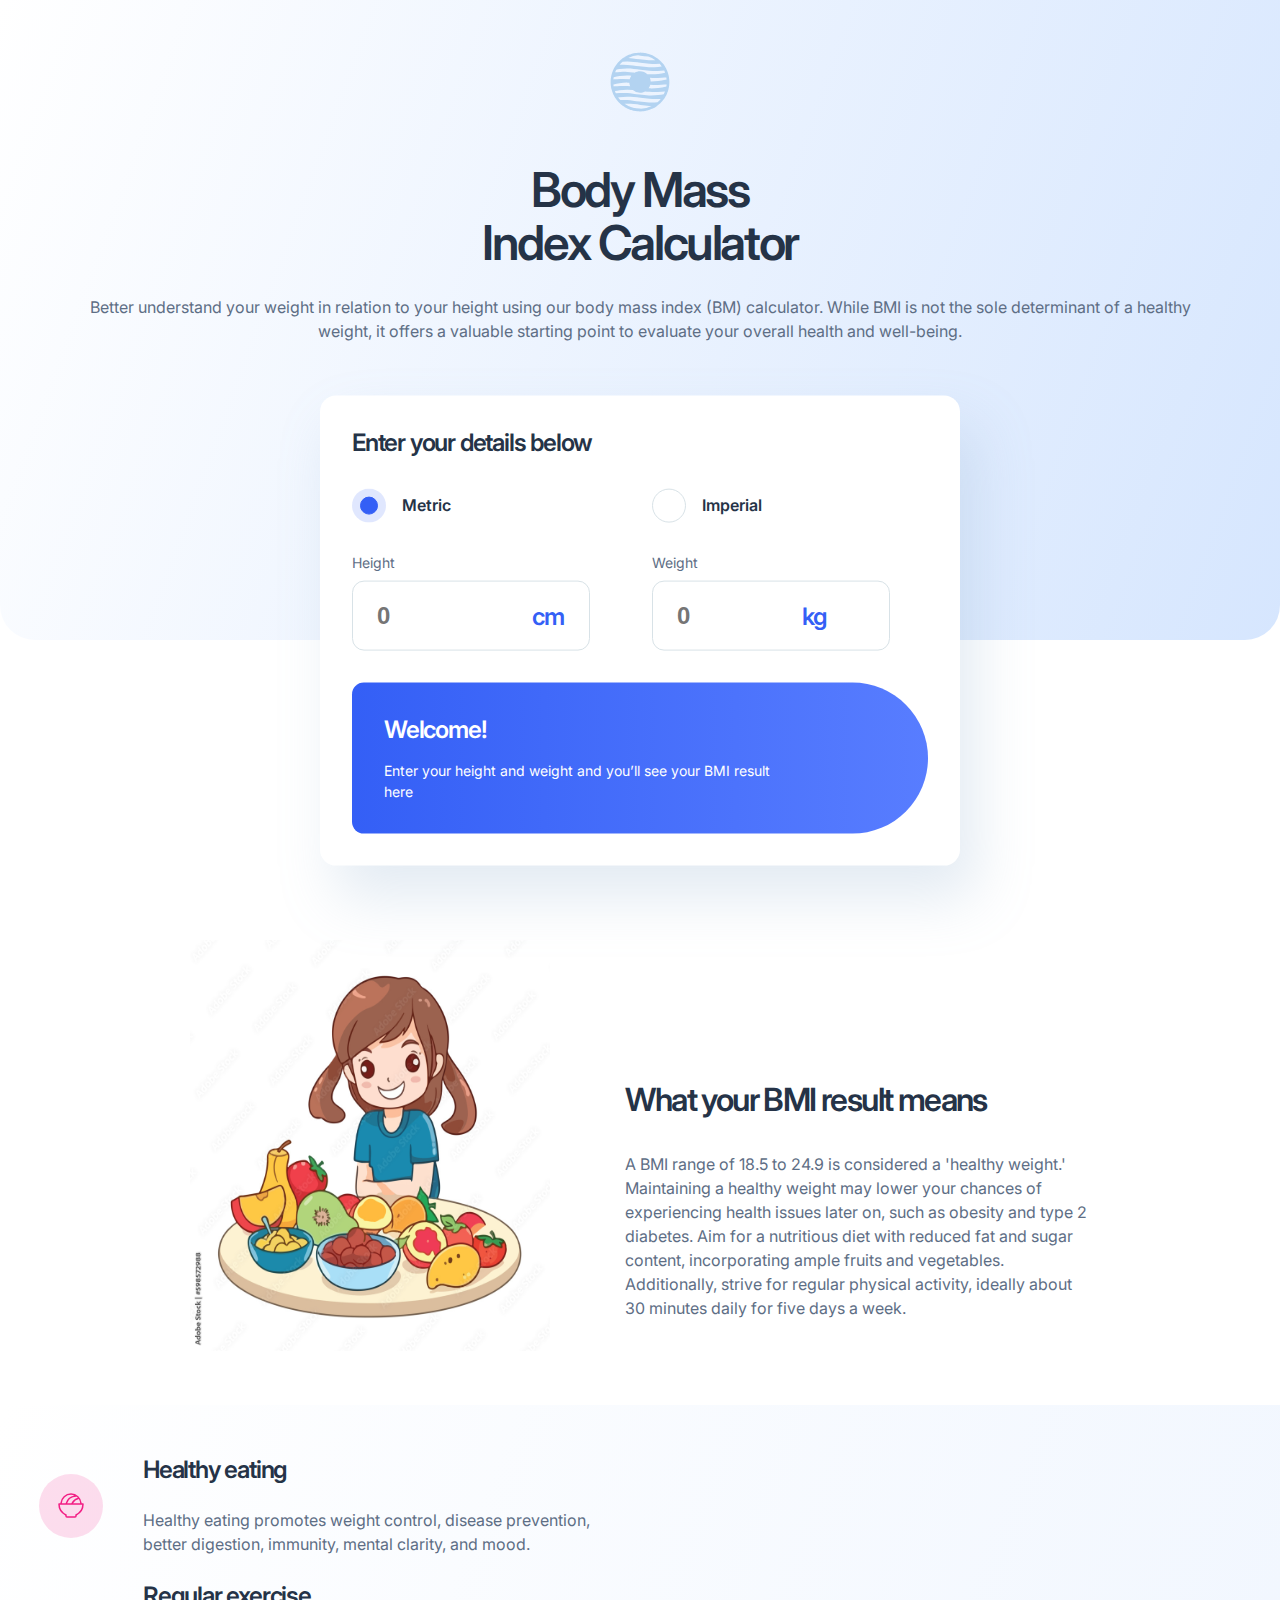
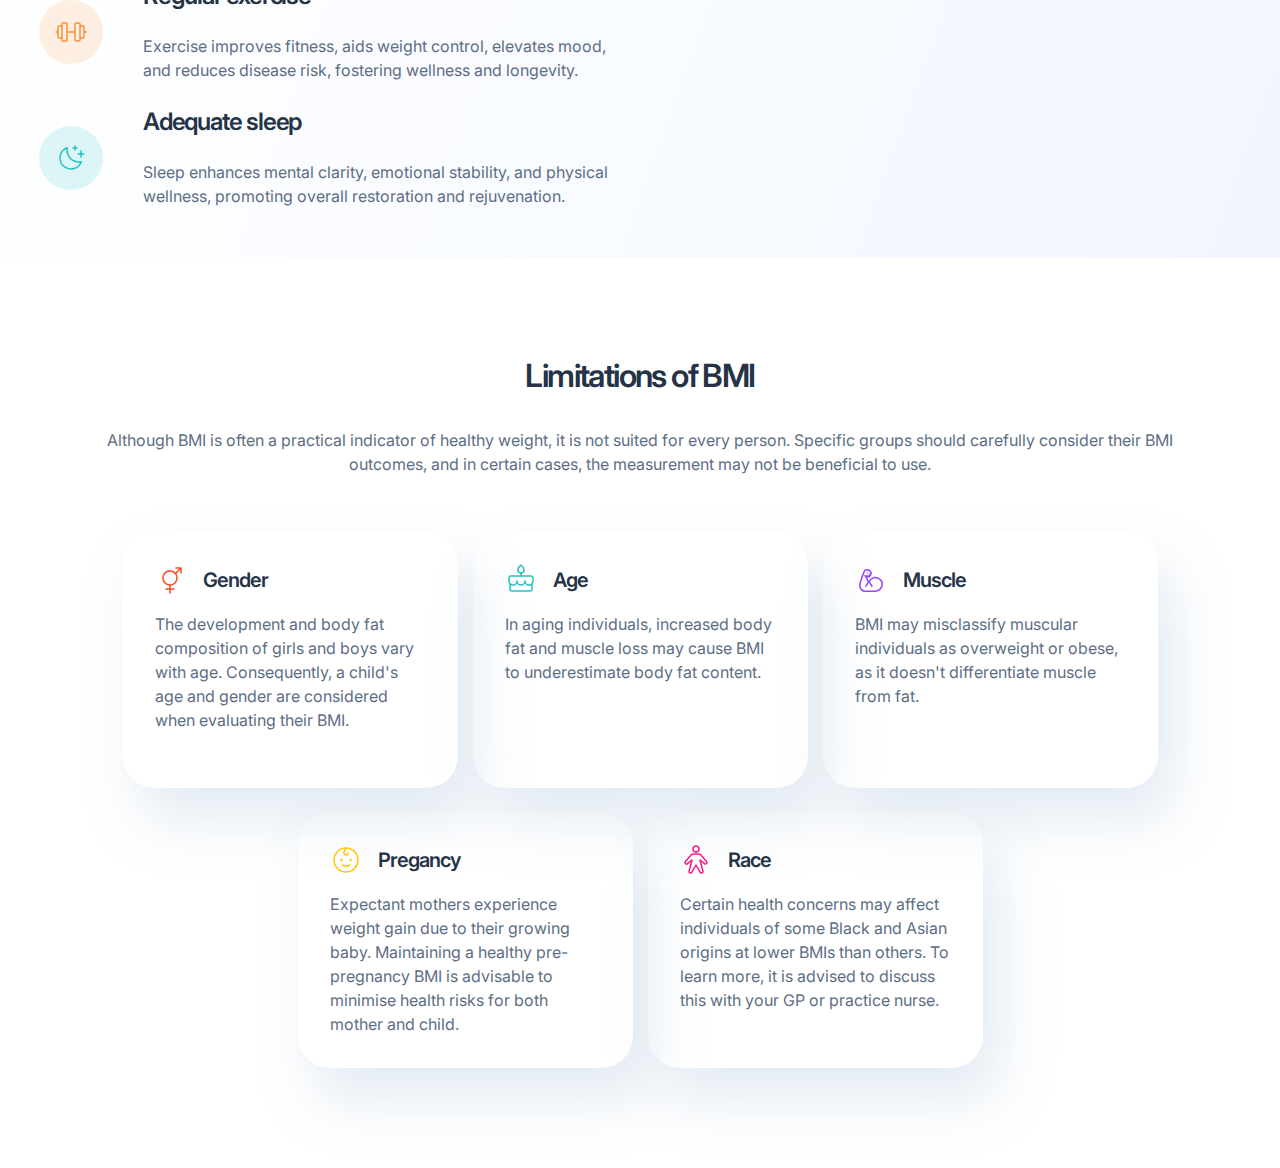
<file: BMI_Calculator-main/index.html>
<!DOCTYPE html>
<html lang="en">
  <head>
    <meta charset="UTF-8" />
    <meta name="viewport" content="width=device-width, initial-scale=1.0" />

    <link
      rel="icon"
      type="image/png"
      sizes="32x32"
      href="./images/favicon-32x32.png"
    />
    <link rel="stylesheet" href="style.css" />

    <title>BMI Calculator</title>
  </head>
  <body>
    <div class="wrapper">
      <div class="hero_wrap">
        <div class="hero_intro">
          <img src="./images/logo.svg" alt="" width="64" height="64" />
          <h1>Body Mass<br />Index Calculator</h1>
          <p>
            Better understand your weight in relation to your height using our
            body mass index (BM) calculator. While BMI is not the sole
            determinant of a healthy weight, it offers a valuable starting point
            to evaluate your overall health and well-being.
          </p>
        </div>
        <div class="bmi_calculator">
          <form action="calculator.js" method="post">
            <h3>Enter your details below</h3>
            <div class="choose_method">
              <div>
                <label for="metric" class="radio_wrap">
                  <input
                    type="radio"
                    name="method"
                    id="metric"
                    value="metric"
                    checked
                  />
                  Metric
                  <span></span>
                </label>
              </div>
              <div>
                <label for="imperial" class="radio_wrap">
                  <input
                    type="radio"
                    name="method"
                    id="imperial"
                    value="imperial"
                  />
                  Imperial
                  <span></span>
                </label>
              </div>
            </div>
            <div class="stats">
              <div>
                <label for="height">Height</label>
                <input
                  type="number"
                  name="height"
                  id="height"
                  placeholder="0"
                />
                <p class="cm">cm</p>
              </div>
              <div>
                <label for="weight">Weight</label>
                <input
                  type="number"
                  name="weight"
                  id="weight"
                  placeholder="0"
                />
                <p class="kg">kg</p>
              </div>
            </div>
            <div class="stats_imperial">
              <div>
                <label for="height_ft">Height</label>
                <input
                  type="number"
                  name="height_ft"
                  id="height_ft"
                  placeholder="0"
                />
                <p class="ft">ft</p>
              </div>
              <div>
                <input
                  type="number"
                  name="height_in"
                  id="height_in"
                  placeholder="0"
                />
                <p class="in">in</p>
              </div>
              <div>
                <label for="weight">Weight</label>
                <input
                  type="number"
                  name="weight_st"
                  id="weight_st"
                  placeholder="0"
                />
                <p class="st">st</p>
              </div>
              <div>
                <input
                  type="number"
                  name="weight_lbs"
                  id="weight_lbs"
                  placeholder="0"
                />
                <p class="lbs">lbs</p>
              </div>
            </div>
          </form>
          <div class="result_output">
            <div class="wrap_result">
              <p id="welcome">Welcome!</p>
              <p id="top_bmi">Your BMI is...</p>
              <p id="result"></p>
              <p id="welcome_more">
                Enter your height and weight and you’ll see your BMI result here
              </p>
            </div>
            <p id="ideal_bmi_info"></p>
          </div>
        </div>
      </div>
      <div class="means_wrap">
        <div class="img_wrap">
          <img
            src="images/1000_F_598572988_2ADKLfcQxQqIKTyMtAkrzNUAqyYShMds.jpg"
            alt="man"
            width="564"
            height="533"
          />
        </div>
        <div class="means_text">
          <img
            src="./images/pattern-curved-line-left.svg"
            alt=""
            class="pattern1"
          />
          <h1>What your BMI result means</h1>
          <p>
            A BMI range of 18.5 to 24.9 is considered a 'healthy weight.'
            Maintaining a healthy weight may lower your chances of experiencing
            health issues later on, such as obesity and type 2 diabetes. Aim for
            a nutritious diet with reduced fat and sugar content, incorporating
            ample fruits and vegetables. Additionally, strive for regular
            physical activity, ideally about 30 minutes daily for five days a
            week.
          </p>
        </div>
      </div>
      <div class="bmi_components_wrap">
        <div class="component">
          <img src="./images/icon-eating.svg" alt="" height="64" width="64" />
          <h3>Healthy eating</h3>
          <p>
            Healthy eating promotes weight control, disease prevention, better
            digestion, immunity, mental clarity, and mood.
          </p>
        </div>
        <div class="component">
          <img src="./images/icon-exercise.svg" alt="" height="64" width="64" />
          <h3>Regular exercise</h3>
          <p>
            Exercise improves fitness, aids weight control, elevates mood, and
            reduces disease risk, fostering wellness and longevity.
          </p>
        </div>
        <div class="component">
          <img src="./images/icon-sleep.svg" alt="" height="64" width="64" />
          <h3>Adequate sleep</h3>
          <p>
            Sleep enhances mental clarity, emotional stability, and physical
            wellness, promoting overall restoration and rejuvenation.
          </p>
        </div>
      </div>
      <div class="limitations_wrap">
        <div class="limotations_text">
          <h1>Limitations of BMI</h1>
          <p>
            Although BMI is often a practical indicator of healthy weight, it is
            not suited for every person. Specific groups should carefully
            consider their BMI outcomes, and in certain cases, the measurement
            may not be beneficial to use.
          </p>
          <img src="./images/pattern-curved-line-right.svg" alt="" />
        </div>
        <div class="blocks_limit">
          <div class="elements">
            <div class="important">
              <img src="./images/icon-gender.svg" alt="" />
              <h3>Gender</h3>
            </div>
            <p>
              The development and body fat composition of girls and boys vary
              with age. Consequently, a child's age and gender are considered
              when evaluating their BMI.
            </p>
          </div>
          <div class="elements">
            <div class="important">
              <img src="./images/icon-age.svg" alt="" />
              <h3>Age</h3>
            </div>
            <p>
              In aging individuals, increased body fat and muscle loss may cause
              BMI to underestimate body fat content.
            </p>
          </div>
          <div class="elements">
            <div class="important">
              <img src="./images/icon-muscle.svg" alt="" />
              <h3>Muscle</h3>
            </div>
            <p>
              BMI may misclassify muscular individuals as overweight or obese,
              as it doesn't differentiate muscle from fat.
            </p>
          </div>
          <div class="elements">
            <div class="important">
              <img src="./images/icon-pregnancy.svg" alt="" />
              <h3>Pregancy</h3>
            </div>
            <p>
              Expectant mothers experience weight gain due to their growing
              baby. Maintaining a healthy pre-pregnancy BMI is advisable to
              minimise health risks for both mother and child.
            </p>
          </div>
          <div class="elements">
            <div class="important">
              <img src="./images/icon-race.svg" alt="" />
              <h3>Race</h3>
            </div>
            <p>
              Certain health concerns may affect individuals of some Black and
              Asian origins at lower BMIs than others. To learn more, it is
              advised to discuss this with your GP or practice nurse.
            </p>
          </div>
        </div>
      </div>
    </div>
    <script src="calculator.js"></script>
  </body>
</html>
</file>
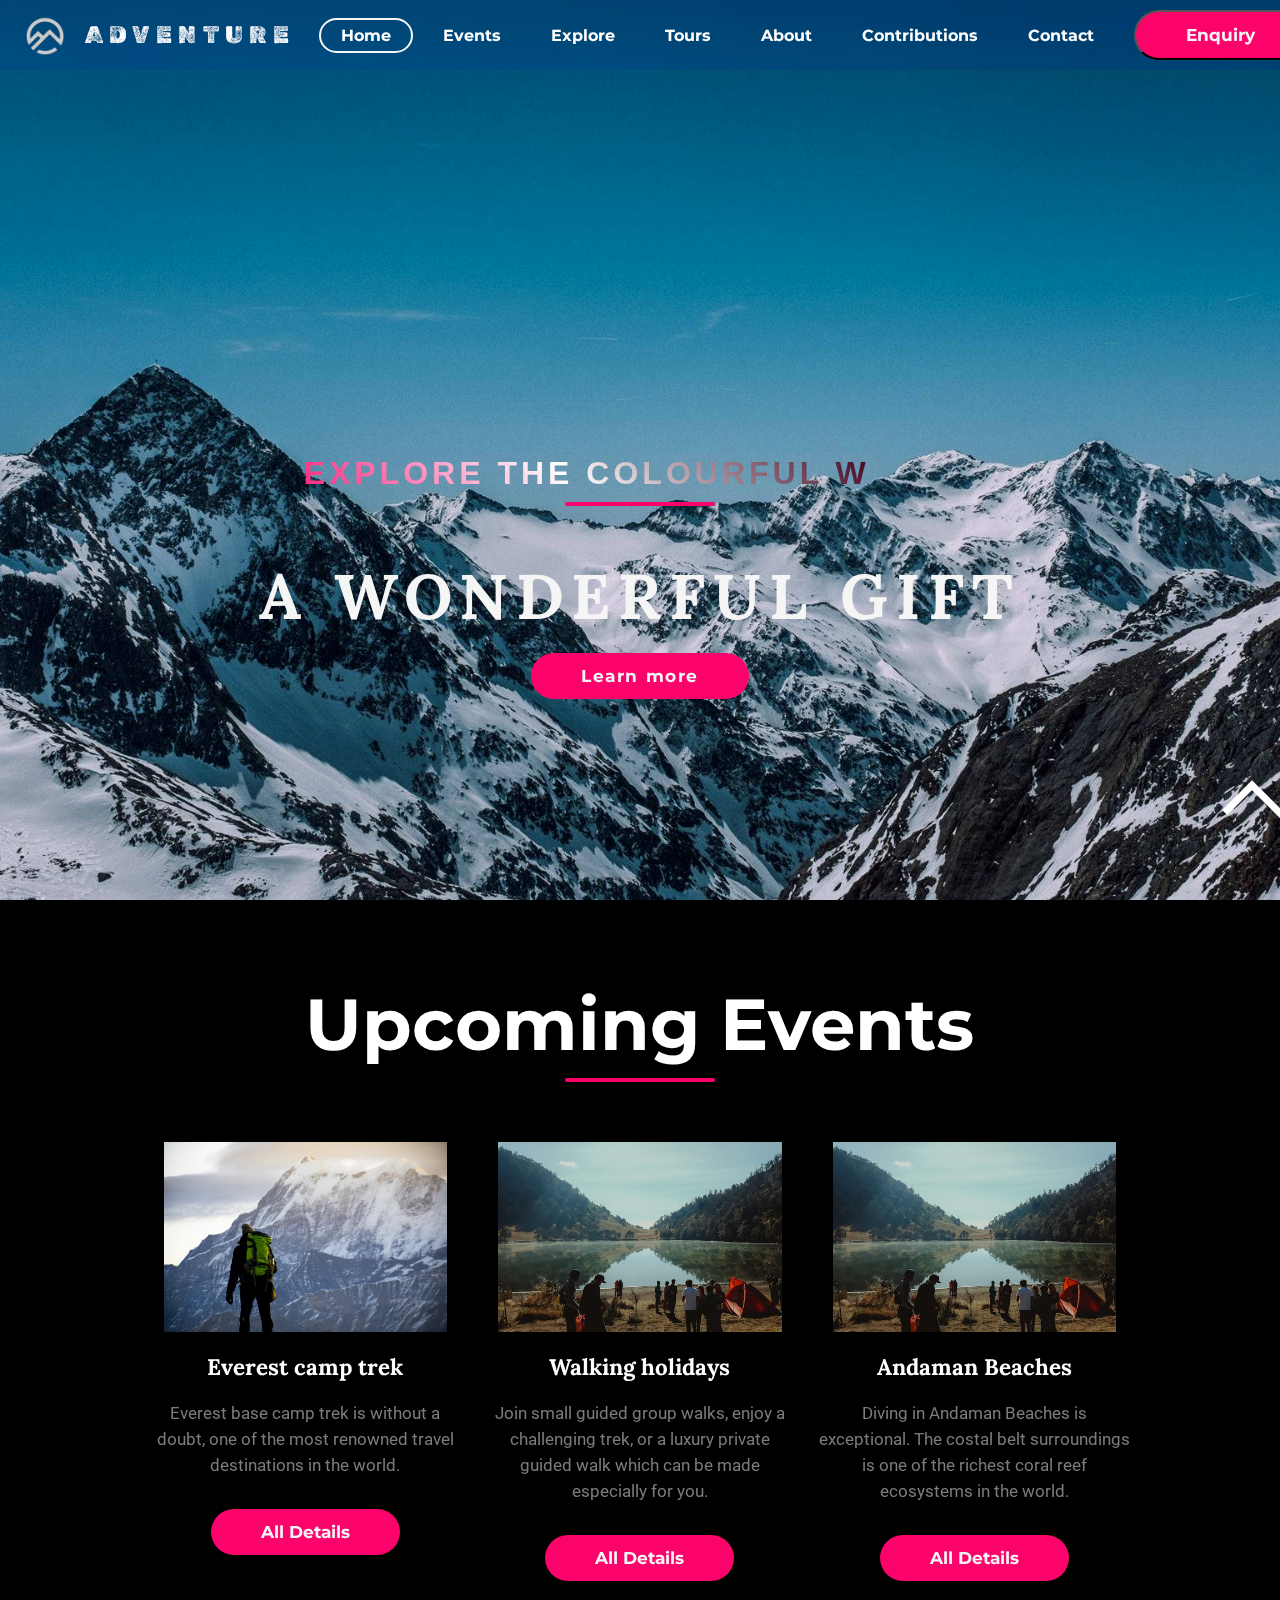
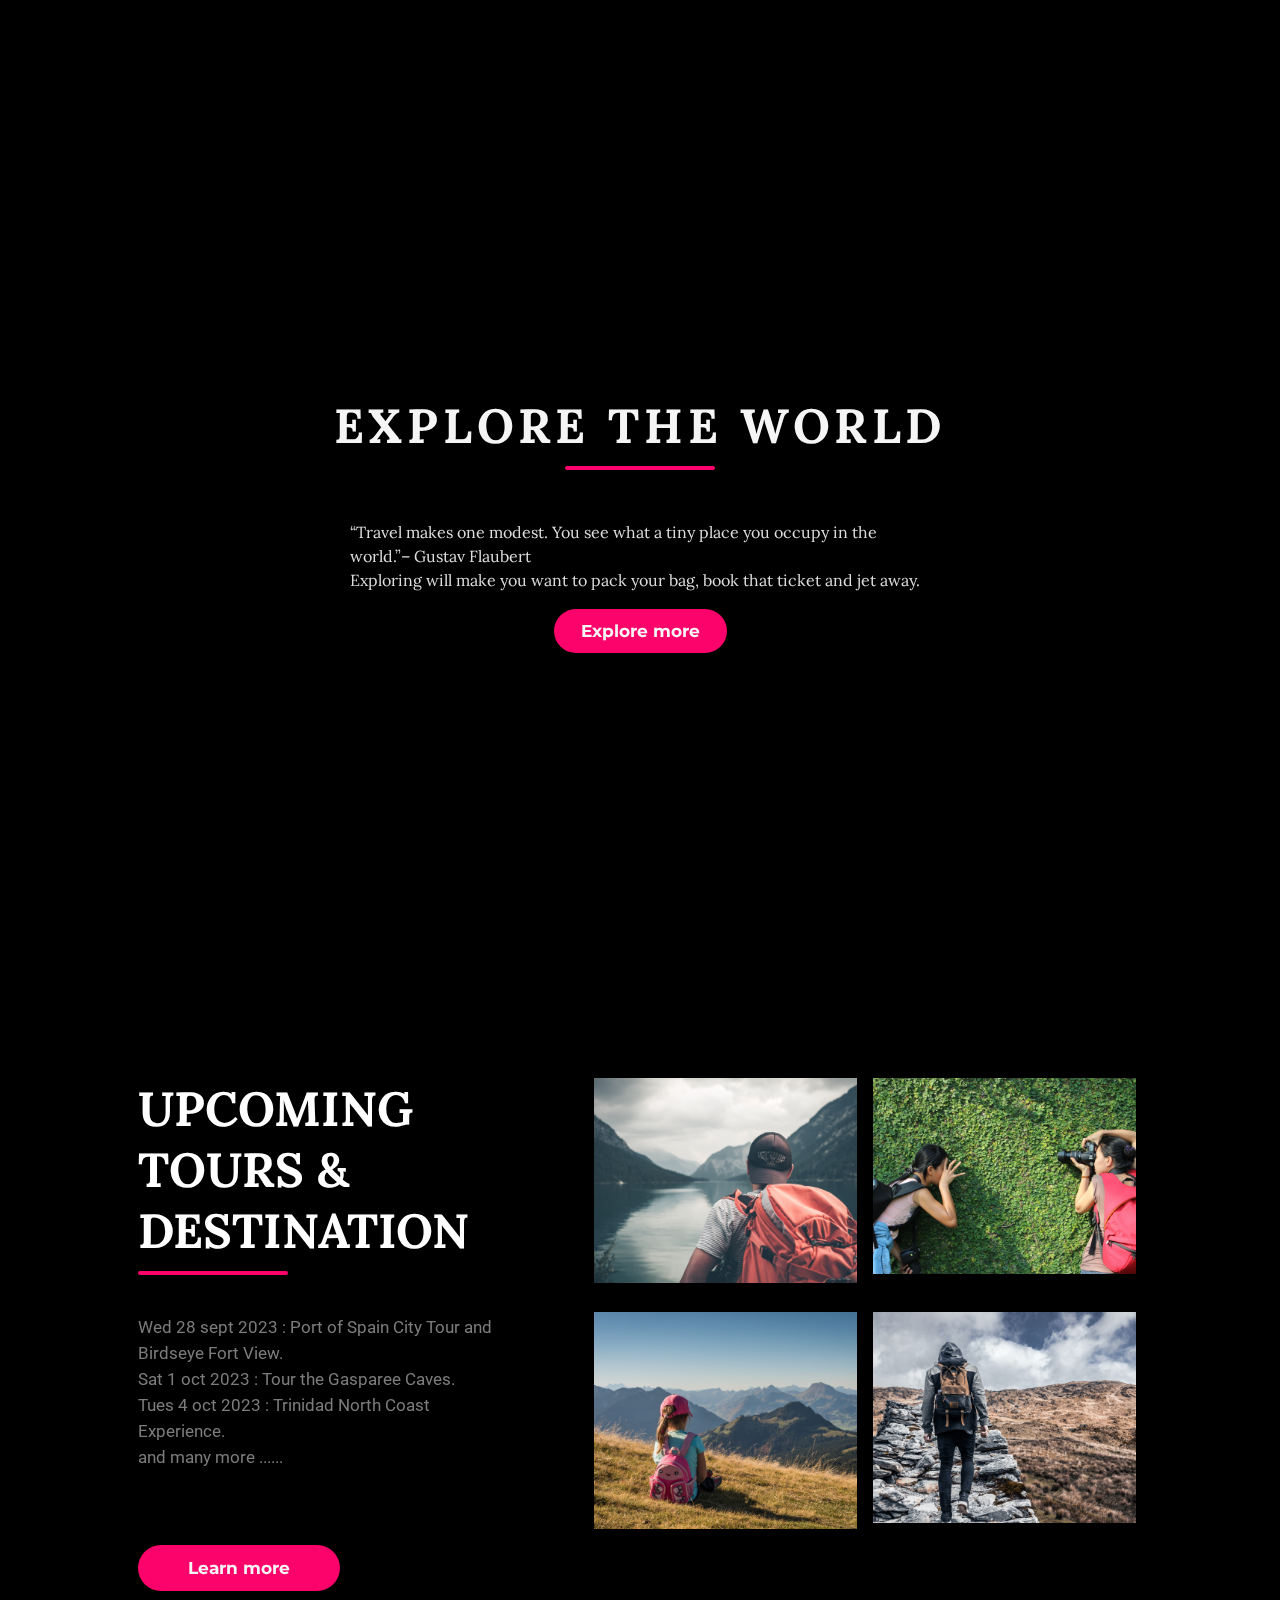
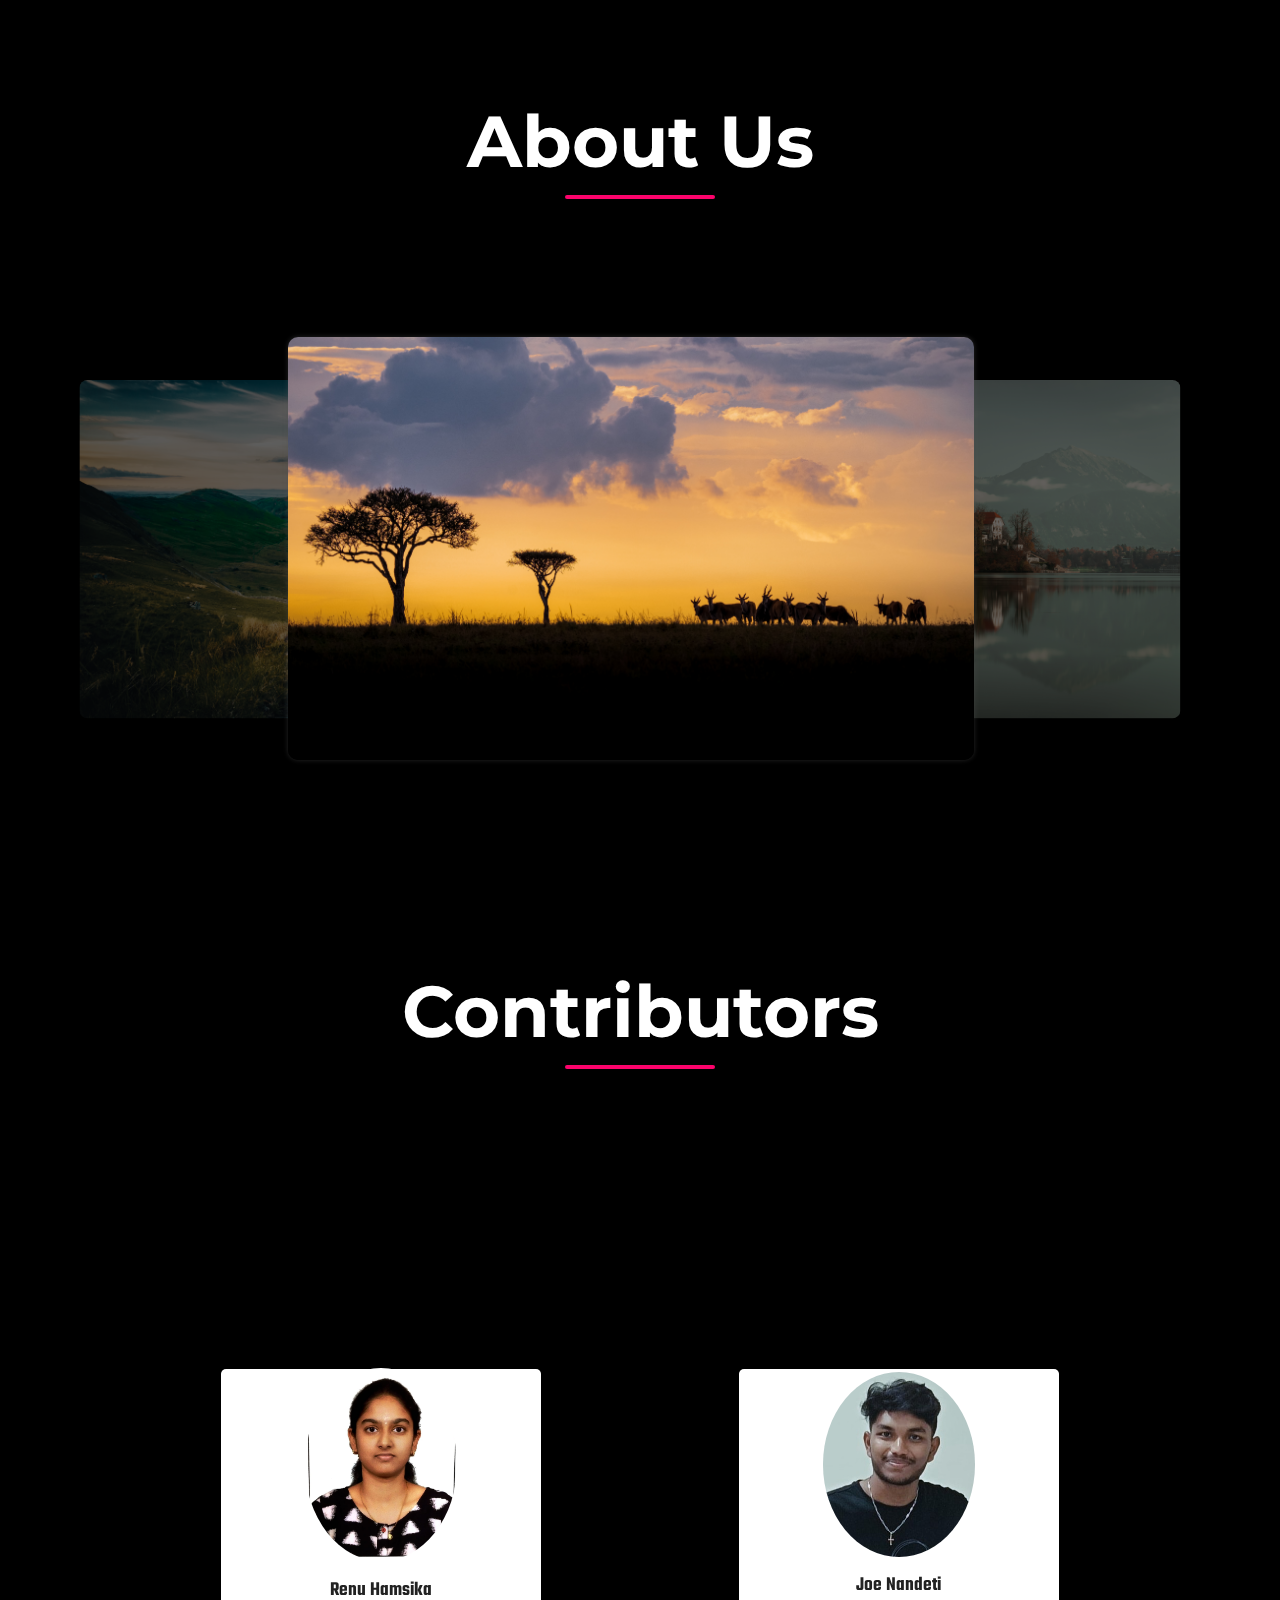
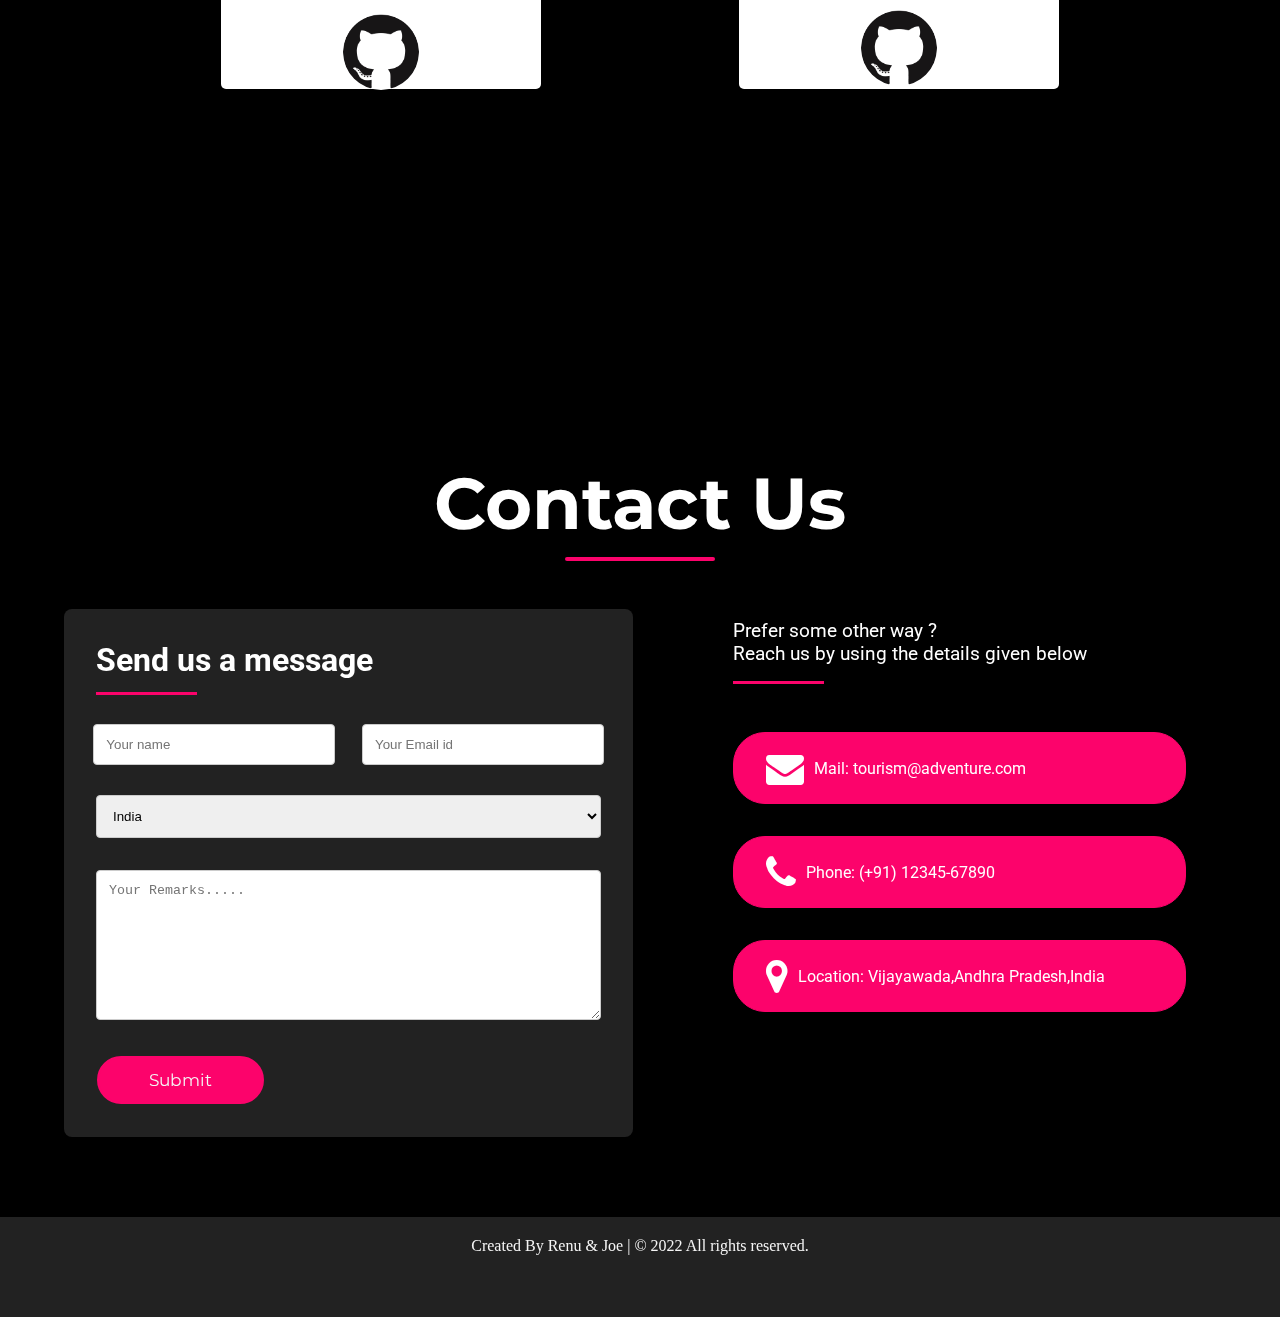
<file: tourism-website-main/index.html>
<!DOCTYPE html>
<html lang="en">
  <head>
    <meta charset="UTF-8" />
    <meta http-equiv="X-UA-Compatible" content="IE=edge" />
    <meta name="viewport" content="width=device-width, initial-scale=1.0" />
    <title>ADVENTURE</title>
    <link
      rel="stylesheet"
      href="https://cdnjs.cloudflare.com/ajax/libs/font-awesome/4.7.0/css/font-awesome.min.css"
    />
    <link rel="stylesheet" href="css/style.css" />
    <link rel="stylesheet" href="css/responsive.css" />
    <link
      rel="apple-touch-icon"
      sizes="180x180"
      href="img/apple-touch-icon.png"
    />
    <link
      rel="icon"
      type="image/png"
      sizes="32x32"
      href="img/favicon-32x32.png"
    />
    <link
      rel="icon"
      type="image/png"
      sizes="16x16"
      href="img/favicon-16x16.png"
    />
    <link rel="manifest" href="/site.webmanifest" />
  </head>
  <body
    onload='if (window.location.href.substr(window.location.href.length - 6) == "#about") { introAboutLogoTransition(); }'
  >
    <!--navbar-->
    <nav class="navbar glass" style="height: 70px">
      <span
        ><a href="#home" style="display: flex; align-items: center"
          ><img
            class="img2"
            src="./img/mountain.png"
            width="40"
            style="margin: -25px -10px -25px -20px"
          />
          <h1 class="logo">&nbsp;ADVENTURE</h1></a
        ></span
      >
      <ul class="nav-links">
        <li>
          <a href="#home" id="pri" class="active cir_border">Home</a>
        </li>
        <li><a href="#events" id="sec" class="cir_border">Events</a></li>
        <li>
          <a href="#explore" id="tri" class="cir_border">Explore</a>
        </li>
        <li>
          <a href="#tours" id="quad" class="cir_border">Tours</a>
        </li>
        <li><a href="#about" id="quint" class="cir_border">About</a></li>
        <li>
          <a href="#contribution" id="hex" class="cir_border">Contributions</a>
        </li>
        <li>
          <a href="#contact" id="hept" class="cir_border">Contact</a>
        </li>
        <li>
          <button id="enquiryBtn" class="ctn">Enquiry</button>
        </li>

        <li>
          <div>
            <input type="checkbox" class="checkbox dark" id="checkbox" />
            <label for="checkbox" class="label">
              <i class="fa fa-moon-o"></i>
              <i class="fa fa-sun-o"></i>
              <div class="ball"></div>
            </label>
          </div>
        </li>
      </ul>
      <img src="./img/menu-btn.png" alt="" class="menu-btn" />
    </nav>
    <!--navbar-->

    <header id="home">
      <div class="header-content">
        <h2 id="quote">Explore the colourful World</h2>
        <div class="line"></div>
        <h1>A WONDERFUL GIFT</h1>
        <a
          href="#about"
          class="ctn"
          onclick='removeall(); $("#quad").css("border", "2px solid whitesmoke"); $("#quad").css("border-radius", "20px");'
          >Learn more</a
        >
      </div>
    </header>

    <!--Events-->
    <section class="events" id="events">
      <div class="container">
        <div class="title">
          <h1 class="dark">Upcoming Events</h1>
          <div class="line"></div>
        </div>
        <div class="row">
          <article class="card col">
            <img class="card-img" src="./img/img1.jfif" />
            <h4 class="dark">Everest camp trek</h4>
            <p class="font-color">
              Everest base camp trek is without a doubt, one of the most
              renowned travel destinations in the world.
            </p>
            <a href="#" class="ctn">All Details</a>
          </article>
          <article class="card col">
            <img src="./img/img2.jfif" />
            <h4 class="dark">Walking holidays</h4>
            <p class="font-color">
              Join small guided group walks, enjoy a challenging trek, or a
              luxury private guided walk which can be made especially for you.
            </p>
            <a href="#" class="ctn">All Details</a>
          </article>
          <article class="card col">
            <img src="./img/img2.jfif" />
            <h4 class="dark">Andaman Beaches</h4>
            <p class="font-color">
              Diving in Andaman Beaches is exceptional. The costal belt
              surroundings is one of the richest coral reef ecosystems in the
              world.
            </p>
            <a href="#" class="ctn">All Details</a>
          </article>
        </div>
      </div>
    </section>
    <!--Events-->

    <!--Explore-->
    <section class="explore" id="explore">
      <div class="explore-content">
        <h1>EXPLORE THE WORLD</h1>
        <div class="line"></div>
        <p>
          “Travel makes one modest. You see what a tiny place you occupy in the
          world.”– Gustav Flaubert <br />Exploring will make you want to pack
          your bag, book that ticket and jet away.
        </p>
        <a href="#" class="ctn">Explore more</a>
      </div>
    </section>
    <!--Explore-->

    <!--tours-->
    <section class="tours" id="tours">
      <div class="container row">
        <div class="col content-col">
          <h1 class="font-color">UPCOMING TOURS & DESTINATION</h1>
          <div class="line"></div>
          <p>
            Wed 28 sept 2023 : Port of Spain City Tour and Birdseye Fort View.
            <br />
            Sat 1 oct 2023 : Tour the Gasparee Caves.<br />
            Tues 4 oct 2023 : Trinidad North Coast Experience.
            <br />
            and many more ......
          </p>
          <a href="#" class="ctn">Learn more</a>
        </div>
        <div class="image-col">
          <div class="image-gallery">
            <img src="./img/img3.png" alt="" />
            <img src="./img/img4.png" alt="" />
            <img src="./img/img5.png" alt="" />
            <img src="./img/img6.png" alt="" />
          </div>
        </div>
      </div>
      <br /><br /><br /><br />
    </section>
    <!--tours-->

    <!-- About -->
    <section id="about">
      <div class="title">
        <h1 class="font-color">About Us</h1>
        <div class="line"></div>
      </div>
      <br />
      <div id="about_us">
        <div class="boxx">
          <div class="containerx">
            <input type="radio" name="slider" id="item-1" checked />
            <input type="radio" name="slider" id="item-2" />
            <input type="radio" name="slider" id="item-3" />
            <div class="cards">
              <label class="cardt" for="item-1" id="col-img-1">
                <img src="./img/carousel-img4.jpg" />
              </label>
              <label class="cardt" for="item-2" id="col-img-2">
                <img src="./img/carousel-img5.jpg" />
              </label>
              <label class="cardt" for="item-3" id="col-img-3">
                <img src="./img/carousel-img6.jpg" />
              </label>
            </div>
          </div>
          <span id="about-quad"
            ><a href="#home"
              ><center>
                <h1 style="font-family: var(--ff-montserrat); color: white">
                  Find that
                </h1>
                <br />
                <img
                  class="img2"
                  src="./img/mountain_dark.jpg"
                  width="200"
                  style="border-radius: 12%"
                />
                <br />
                <h1 class="logo" style="font-size: 50px">ADVENTURE</h1>
              </center>
            </a>
          </span>
        </div>
      </div>
    </section>
    <!-- About -->

    <!-- Contributions -->
    <div class="title">
      <h1 class="font-color">Contributors</h1>
      <div class="line"></div>
    </div>
    <section class="contributors" id="contribution">
      <div class="concard">
        <img
          src="img/renu.jpg"
          alt="profile-picture"
          class="pfp"
        />
        <div class="text">
          <h1>Renu Hamsika</h1>
        </div>
        <div class="logolink">
          <a href="https://github.com/RenuHamsika17" target="_blank"
            ><img
              src="img/GitHub120px.png"
              alt="Github-Logo"
              class="github-logo"
          /></a>
        </div>
      </div>

      <div class="concard">
        <img
          src="img/joehehe1.jpg"
          alt="profile-picture"
          class="pfp"
        />
        <div class="text">
          <h1>Joe Nandeti</h1>
        </div>
        <div class="logolink">
          <a href="https://github.com/Joethor7" target="_blank"
            ><img
              src="img/GitHub120px.png"
              alt="Github-Logo"
              class="github-logo"
          /></a>
        </div>
      </div>

      
      </div>
    </section>
    <!-- Contributions -->

    <!-- contact -->
    <section id="contact">
      <div class="title">
        <h1 class="font-color">Contact Us</h1>
        <div class="line"></div>
      </div>
      <div class="contact_us">
        <form class="cform" action="" method="post">
          <div class="crow-message">
            <h1 class="color">Send us a message</h1>
            <div></div>
          </div>
          <div class="crow-in">
            <input type="text" id="name" name="name" placeholder="Your name" />
            <input
              type="text"
              id="email"
              name="email"
              placeholder="Your Email id"
            />
          </div>
          <div class="crow">
            <div class="ccol-left">
              <select name="country" id="country">
                <option value="India">India</option>
                <option value="Russia">Russia</option>
                <option value="usa">USA</option>
                <option value="Japan">Japan</option>
                <option value="France">France</option>
                <option value="Brazil">Brazil</option>
              </select>
            </div>
          </div>
          <div class="crow">
            <div class="ccol-left">
              <textarea
                type="text"
                id="remarks"
                name="remarks"
                placeholder="Your Remarks....."
                style="height: 150px"
              ></textarea>
            </div>
          </div>
          <input class="crow-s" type="submit" value="Submit" />
        </form>
        <div class="cbox">
          <div>
            <p class="cbox-message">
              Prefer some other way ?<br />Reach us by using the details given
              below
            </p>
            <div class="cbox-line"></div>
          </div>
          <div class="c_boxx">
            <a href="mailto:abc@gmail.com"
              ><i class="fa fa-envelope"></i>
              Mail: tourism@adventure.com
            </a>
          </div>
          <div class="c_boxx">
            <a href="tel:+91-12345-67890"
              ><i class="fa fa-phone"></i>
              Phone: (+91) 12345-67890
            </a>
          </div>
          <div class="c_boxx">
            <a href="#"
              ><i class="fa fa-map-marker"></i>
              Location: Vijayawada,Andhra Pradesh,India
            </a>
          </div>
        </div>
      </div>
    </section>
    <!-- contact  -->
    <!-- up scroll -->
    <i class="arrow" onclick="topFunction()" id="upbtn"></i>
    <!-- end -->
    <!--footer-->
    <section class="footer">
      <span>Created By Renu & Joe | &#169; 2022 All rights reserved.</span>
    </section>
    <!--footer-->

    <script>
      const menuBtn = document.querySelector(".menu-btn");
      const navlinks = document.querySelector(".nav-links");

      menuBtn.addEventListener("click", () => {
        navlinks.classList.toggle("mobile-menu");
      });
    </script>
    <script src="https://code.jquery.com/jquery-3.6.0.js"></script>
    <script src="js/script.js"></script>
    <div id="enquiryModal" class="modal">
      <div class="modal-content">
        <span class="closeBtn">&times;</span>
        <h2>Enquiry Form</h2>
        <form id="enquiryForm">
          <label for="email">Your Email:</label>
          <input
            type="email"
            id="enquiryEmail"
            placeholder="Enter your email"
            required
          />

          <label for="destination">Destination:</label>
          <input
            type="text"
            id="enquiryDestination"
            placeholder="Enter destination"
            required
          />

          <button type="submit" class="ctn">Send Enquiry</button>
        </form>
      </div>
    </div>
    <script>
      const enquiryBtn = document.getElementById("enquiryBtn");
      const enquiryModal = document.getElementById("enquiryModal");
      const closeBtn = document.querySelector(".closeBtn");
      const enquiryForm = document.getElementById("enquiryForm");

      enquiryBtn.onclick = () => (enquiryModal.style.display = "block");
      closeBtn.onclick = () => (enquiryModal.style.display = "none");
      window.onclick = (e) => {
        if (e.target == enquiryModal) enquiryModal.style.display = "none";
      };

      enquiryForm.onsubmit = (e) => {
        e.preventDefault();
        let email = document.getElementById("enquiryEmail").value;
        let destination = document.getElementById("enquiryDestination").value;
        let subject = `Enquiry about ${destination}`;
        let body = `Hello, I would like to enquire about the trip to ${destination}.\nMy email: ${email}`;

        window.location.href = `mailto:tourism@adventure.com?subject=${encodeURIComponent(
          subject
        )}&body=${encodeURIComponent(body)}`;
      };
    </script>
  </body>
</html>
</file>
<file: BMI_Calculator-main/style.css>
@import url('https://fonts.googleapis.com/css2?family=Inter:wght@400;600;700&display=swap');

:root {
  --White: #fff;
  --Blue: #345ff6;
  --Gunmetal: #253347;
  --DarkElectricBlue: #5e6e85;
  --Borders: #d8e2e7;
}
* {
  margin: 0;
  padding: 0;
}
body {
  scroll-behavior: smooth;
  font-family: "Inter", sans-serif;
  background: var(--White);
}
a {
  text-decoration: none;
}
input[type="number"]::-webkit-inner-spin-button,
input[type="number"]::-webkit-outer-spin-button {
  -webkit-appearance: none;
}
.wrapper {
  max-width: 1920px;
  margin: 0 auto;
  min-height: 100vh;
  overflow: hidden;
}
.hero_wrap {
  width: 978px;
  height: 737px;
  position: relative;
  border-radius: 0px 0px 35px 35px;
  background: linear-gradient(290deg, #d6e6fe 0%, rgba(214, 252, 254, 0) 100%);
  margin-left: 24px;
  box-sizing: border-box;
  z-index: 1;
}
.hero_wrap .hero_intro {
  display: flex;
  flex-direction: column;
  padding-left: 116px;
}
.hero_wrap .hero_intro img {
  margin: 75px 0 127px 0;
}
.hero_wrap .hero_intro h1 {
  margin-bottom: 35px;
  color: var(--Gunmetal);
  font-weight: 600;
  font-size: 64px;
  line-height: 110%;
  width: 564px;
}
.hero_wrap .hero_intro p {
  max-width: 465px;
  font-weight: 400;
  color: var(--DarkElectricBlue);
  font-size: 16px;
  line-height: 150%;
}
.hero_wrap .bmi_calculator {
  height: auto;
  box-sizing: border-box;
  padding: 32px;
  border-radius: 16px;
  background: var(--White);
  position: absolute;
  z-index: 2;
  top: 50%;
  left: 82%;
  transform: translate(-18%, -50%);
  box-shadow: 16px 32px 56px 0px rgba(143, 174, 207, 0.25);
}
.hero_wrap .bmi_calculator form {
  display: flex;
  flex-direction: column;
}
.hero_wrap .bmi_calculator form h3 {
  color: var(--Gunmetal);
  font-size: 24px;
  font-weight: 600;
  margin-bottom: 32px;
  letter-spacing: -1.2px;
  line-height: normal;
}
.hero_wrap .bmi_calculator form .choose_method {
  display: flex;
  flex-direction: row;
  gap: 24px;
  margin-bottom: 32px;
}
.hero_wrap .bmi_calculator form .choose_method div {
  flex: 1;
  display: flex;
  height: 31px;
  flex-direction: row;
  align-items: center;
}
.hero_wrap .bmi_calculator form .choose_method div .radio_wrap {
  font-size: 16px;
  height: 32px;
  display: flex;
  align-items: center;
  font-weight: 600;
  line-height: 150%;
  color: var(--Gunmetal);
  position: relative;
  padding-left: 50px;
}
.hero_wrap
  .bmi_calculator
  form
  .choose_method
  div
  .radio_wrap
  input[type="radio"] {
  display: none;
}
.hero_wrap
  .bmi_calculator
  form
  .choose_method
  div
  .radio_wrap
  input[type="radio"]:checked
  ~ span {
  border: 1px solid transparent;
  background: hsla(227, 92%, 58%, 0.15);
}
.hero_wrap
  .bmi_calculator
  form
  .choose_method
  div
  .radio_wrap
  input[type="radio"]:checked
  ~ span::after {
  border: 1px solid var(--Blue);
  border-radius: 50%;
  background: var(--Blue);
}
.hero_wrap .bmi_calculator form .choose_method div .radio_wrap span {
  height: 32px;
  width: 32px;
  border: 1px solid #d8e2e7;
  border-radius: 50%;
  display: block;
  position: absolute;
  left: 0;
  top: 0;
}
.hero_wrap .bmi_calculator form .choose_method div .radio_wrap span::after {
  content: "";
  position: absolute;
  display: block;
  top: 50%;
  left: 50%;
  height: 16px;
  width: 16px;
  transform: translate(-50%, -50%) scale(1);
  transition: 0.3s ease-in-out 0s;
}
.hero_wrap .bmi_calculator form .stats {
  display: flex;
  flex-direction: row;
  align-items: center;
  gap: 24px;
  margin-bottom: 32px;
  position: relative;
}
.hero_wrap .bmi_calculator form .stats div {
  flex: auto;
  display: flex;
  flex-direction: column;
}
.hero_wrap .bmi_calculator form .stats div label {
  margin-bottom: 8px;
  font-size: 14px;
  font-weight: 400;
  line-height: 150%;
  color: #5e6e85;
}
.hero_wrap .bmi_calculator form .stats div input {
  padding: 20px 24px;
  border-radius: 12px;
  border: 1px solid #d8e2e7;
  box-shadow: none;
  outline: 0;
  font-size: 24px;
  font-weight: 600;
  max-width: 238px;
  color: var(--Gunmetal);
  transition: border 0.3s ease;
  box-sizing: border-box;
}
.hero_wrap .bmi_calculator form .stats div .cm {
  position: absolute;
  font-size: 24px;
  font-weight: 600;
  color: var(--Blue);
  line-height: normal;
  letter-spacing: -1.2px;
  top: 50px;
  left: 180px;
}
.hero_wrap .bmi_calculator form .stats div .kg {
  position: absolute;
  font-size: 24px;
  font-weight: 600;
  color: var(--Blue);
  line-height: normal;
  letter-spacing: -1.2px;
  top: 50px;
  left: 450px;
}
.hero_wrap .bmi_calculator form .stats div input:focus,
.hero_wrap .bmi_calculator form .stats div input:hover {
  border: 1px solid var(--Blue);
}
.hero_wrap .bmi_calculator form .stats_imperial {
  display: none;
  grid-template-columns: repeat(2, 1fr);
  grid-template-rows: repeat(2, auto);
  gap: 24px;
  margin-bottom: 32px;
  position: relative;
}
.hero_wrap .bmi_calculator form .stats_imperial div label {
  font-size: 14px;
  font-weight: 400;
  line-height: 150%;
  color: #5e6e85;
}
.hero_wrap .bmi_calculator form .stats_imperial div input {
  padding: 20px 24px;
  border-radius: 12px;
  border: 1px solid #d8e2e7;
  box-shadow: none;
  outline: 0;
  font-size: 24px;
  font-weight: 600;
  max-width: 238px;
  color: var(--Gunmetal);
  transition: border 0.3s ease;
  box-sizing: border-box;
  margin-top: 8px;
}
.hero_wrap .bmi_calculator form .stats_imperial div #height_in {
  margin-top: 28px;
}
.hero_wrap .bmi_calculator form .stats_imperial div .ft {
  position: absolute;
  font-size: 24px;
  font-weight: 600;
  color: var(--Blue);
  line-height: normal;
  letter-spacing: -1.2px;
  top: 48px;
  left: 190px;
}
.hero_wrap .bmi_calculator form .stats_imperial div .in {
  position: absolute;
  font-size: 24px;
  font-weight: 600;
  color: var(--Blue);
  line-height: normal;
  letter-spacing: -1.2px;
  top: 48px;
  left: 460px;
}
.hero_wrap .bmi_calculator form .stats_imperial div #weight_lbs {
  margin-top: 28px;
}
.hero_wrap .bmi_calculator form .stats_imperial div .st {
  position: absolute;
  font-size: 24px;
  font-weight: 600;
  color: var(--Blue);
  line-height: normal;
  letter-spacing: -1.2px;
  top: 172px;
  left: 190px;
}
.hero_wrap .bmi_calculator form .stats_imperial div .lbs {
  position: absolute;
  font-size: 24px;
  font-weight: 600;
  color: var(--Blue);
  line-height: normal;
  letter-spacing: -1.2px;
  top: 172px;
  left: 450px;
}
.hero_wrap .bmi_calculator form .stats_imperial div input:focus,
.hero_wrap .bmi_calculator form .stats_imperial div input:hover {
  border: 1px solid var(--Blue);
}
.hero_wrap .bmi_calculator .result_output {
  max-width: 100%;
  display: flex;
  flex-direction: row;
  padding: 32px;
  align-items: center;
  background: linear-gradient(90deg, #345ff6 0%, #587dff 100%);
  border-radius: 156px 999px 999px 156px;
}
.hero_wrap .bmi_calculator .result_output .wrap_result #welcome {
  color: var(--White);
  font-size: 24px;
  font-weight: 600;
  letter-spacing: -1.2px;
  line-height: normal;
  margin-bottom: 16px;
}
.hero_wrap .bmi_calculator .result_output .wrap_result{
  max-width: 100%;
  display: flex;
  flex-direction: column;
}
.hero_wrap .bmi_calculator .result_output .wrap_result #welcome_more {
  font-size: 14px;
  font-weight: 400;
  color: var(--White);
  line-height: 150%;
}
.hero_wrap .bmi_calculator .result_output .wrap_result #top_bmi {
  display: none;
  font-size: 16px;
  font-weight: 600;
  line-height: 150%;
  color: var(--White);
  margin-bottom: 5px;
}
.hero_wrap .bmi_calculator .result_output .wrap_result #result {
  font-size: 64px;
  font-weight: 600;
  line-height: 110%; /* 70.4px */
  letter-spacing: -3.2px;
  color: var(--White);
}
.hero_wrap .bmi_calculator .result_output #ideal_bmi_info{
  font-size: 14px;
  font-weight: 400;
  line-height: 150%;
  margin-left: 98px;
  color: var(--White);
}
.means_wrap {
  margin: 0 24px;
  padding: 50px 116px;
  box-sizing: border-box;
  width: 100%;
  position: relative;
  display: flex;
  flex-direction: row;
}
.means_wrap .means_text .pattern1 {
  position: absolute;
  top: -100px;
  right: 0;
}
.means_wrap .means_text {
  position: relative;
  display: flex;
  flex-direction: column;
  justify-content: flex-end;
  margin-left: 131px;
  max-width: 465px;
}
.means_wrap .img_wrap img {
  max-width: 564px;
  height: auto;
}
.means_wrap .means_text h1 {
  margin-bottom: 35px;
  color: var(--Gunmetal);
  font-size: 48px;
  font-weight: 600;
  line-height: 110%; /* 52.8px */
  letter-spacing: -2.4px;
}
.means_wrap .means_text p {
  font-size: 16px;
  font-weight: 400;
  line-height: 150%;
  color: var(--DarkElectricBlue);
  margin-bottom: 35px;
}
.bmi_components_wrap {
  box-sizing: border-box;
  margin: 24px;
  padding: 70px 116px; /* 116px/1440 */
  border-radius: 35px;
  background: linear-gradient(
    290deg,
    #d6e6fe57 0%,
    rgba(214, 252, 254, 0) 100%
  );
  display: grid;
  grid-template-columns: repeat(3, 1fr);
  gap: 25px;
}
.bmi_components_wrap .component {
  display: flex;
  flex-direction: column;
}
.bmi_components_wrap .component h3 {
  margin: 45px 0 24px 0;
  color: var(--Gunmetal);
  font-weight: 600;
  font-size: 24px;
  line-height: normal;
  letter-spacing: -1.2px;
}
.bmi_components_wrap .component p {
  font-size: 16px;
  font-weight: 400;
  line-height: 150%;
  color: var(--DarkElectricBlue);
}
.limitations_wrap {
  width: 100%;
  padding: 50px 140px;
  box-sizing: border-box;
  position: relative;
  min-height: 500px;
  display: flex;
  justify-content: flex-end;
}
.limitations_wrap .limotations_text {
  position: absolute;
  top: 50px;
  left: 140px;
}
.limitations_wrap .limotations_text h1 {
  color: var(--Gunmetal);
  font-size: 48px;
  font-weight: 600;
  line-height: 110%; /* 52.8px */
  letter-spacing: -2.4px;
  margin-bottom: 35px;
}
.limitations_wrap .limotations_text p {
  font-size: 16px;
  font-weight: 400;
  line-height: 150%;
  max-width: 564px;
  color: var(--DarkElectricBlue);
}
.limitations_wrap .limotations_text img{
  position: absolute;
  bottom: -200px;
  right: 50%;
}
.limitations_wrap .blocks_limit {
  display: flex;
  flex-direction: row;
  flex-wrap: wrap;
  padding: 70px 0;
  gap: 32px;
  justify-content: flex-end;
}
.limitations_wrap .blocks_limit .elements:first-child{
  margin-left: 50%;
  margin-right: 123px;
}
.limitations_wrap .blocks_limit .elements:nth-child(2){
  margin-left: 30%;
}
.limitations_wrap .blocks_limit .elements:last-child{
  margin-right: 223px;
}
.limitations_wrap .blocks_limit .elements {
  width: 365px;
  border-radius: 32px;
  padding: 32px;
  box-sizing: border-box;
  box-shadow: 16px 32px 56px 0px rgba(143, 174, 207, 0.25);
}
.limitations_wrap .blocks_limit .elements .important {
  display: flex;
  flex-direction: row;
  gap: 16px;
  align-items: center;
  margin-bottom: 16px;
}
.limitations_wrap .blocks_limit .elements .important h3 {
  font-size: 20px;
  font-weight: 600;
  line-height: normal;
  letter-spacing: -1px;
  color: var(--Gunmetal);
}
.limitations_wrap .blocks_limit .elements p {
  font-size: 16px;
  font-weight: 400;
  line-height: 150%;
  color: var(--DarkElectricBlue);
}
@media only screen and (max-width: 1300px){
  .hero_wrap{
    width: 100%;
    height: 640px;
    margin: 0;
  }
  .hero_wrap .hero_intro{
    align-items: center;
    padding: 0;
  }
  .hero_wrap .hero_intro img{
    margin: 50px 0;
  }
  .hero_wrap .hero_intro h1{
    text-align: center;
    margin: 0 0 25px 0;
    font-size: 48px;
    line-height: 110%;
    letter-spacing: -2.4px;
  }
  .hero_wrap .hero_intro p{
    max-width: 90%;
    text-align: center;
  }
  .hero_wrap .bmi_calculator{
    top: 78%;
    left: 50%;
    transform: translate(-50%, -22%);
  }
  .means_wrap{
    padding: 300px 0 50px 0;
    margin: 0;
    justify-content: center;
  }
  .means_wrap .img_wrap{
    position: relative;
    left: 0;
  }
  .means_wrap .img_wrap img{
    width: 360.957px;
    height: 411.09px;
  }
  .means_wrap .means_text{
    margin: 0 0 0 75px;
  }
  .means_wrap .means_text h1{
    font-size: 32px;
    line-height: 110%;
    letter-spacing: -1.6px;
  }
  .means_wrap .means_text .pattern1{
    display: none;
  }
  .bmi_components_wrap{
    margin: 0;
    padding: 50px 39px;
    grid-template-columns: 1fr;
    border-radius: 0;
  }
  .bmi_components_wrap .component{
    max-width: 582px;
    position: relative;
  }
  .bmi_components_wrap .component img{
    position: absolute;
    top: 50%;
    left: 0%;
    transform: translate(0, -50%);
  }
  .bmi_components_wrap .component h3 {
    margin: 0 0 24px 0;
  }
  .bmi_components_wrap .component h3, .bmi_components_wrap .component p{
    padding-left: 104px;
  }
  .limitations_wrap{
    padding: 100px 39px;
    margin: 0;
    flex-direction: column;
    align-items: center;
  }
  .limitations_wrap .limotations_text{
    position: relative;
    top: 0;
    left: 0;
    width: 100%;
    display: flex;
    flex-direction: column;
    align-items: center;
  }
  .limitations_wrap .limotations_text h1{
    font-size: 32px;
    line-height: 110%;
    letter-spacing: -1.6px;
  }
  .limitations_wrap .limotations_text p{
    text-align: center;
    max-width: 90%;
  }
  .limitations_wrap .limotations_text img{
    display: none;
  }
  .limitations_wrap .blocks_limit{
    padding: 0;
    margin-top: 56px;
    align-items: center;
    flex-direction: row;
    flex-wrap: wrap;
    gap: 24px 15px;
    justify-content: center;
  }
  .limitations_wrap .blocks_limit .elements{
    height: 256px; 
    width: 335px;
  }
  .limitations_wrap .blocks_limit .elements:first-child{
    margin-left: 0;
    margin-right: 0;
  }
  .limitations_wrap .blocks_limit .elements:nth-child(2){
    margin-left: 0;
  }
  .limitations_wrap .blocks_limit .elements:last-child{
    margin-right: 0;
  }
}
@media only screen and (max-width: 900px){
  .means_wrap{
    justify-content: flex-start;
  }
  .means_wrap .img_wrap{
    position: relative;
    left: -60px;
  }
  .means_wrap .means_text {
    margin: 0 24px 0 0;
  }
}
@media only screen and (max-width: 768px){
  .hero_wrap{
    height: 850px;
  }
  .hero_wrap .hero_intro h1{
    max-width: 80%;
  }
  .hero_wrap .bmi_calculator{
   width: 328px;
  }
  .hero_wrap .bmi_calculator form .stats{
    flex-direction: column;
    align-items: flex-start;
  }
  .hero_wrap .bmi_calculator form .stats div input[type='number']{
    max-width: 260px;
  }
  .hero_wrap .bmi_calculator form .stats div .cm{
    left: 200px;
  }
  .hero_wrap .bmi_calculator form .stats div .kg{
    left: 200px;
    top: 172px;
  }
  .hero_wrap .bmi_calculator form .stats_imperial{
    gap: 16px;
  }
  .hero_wrap .bmi_calculator form .stats_imperial div input[type='number']{
    max-width: 119px;
  }
  .hero_wrap .bmi_calculator .result_output{
    border-radius: 16px;
    flex-direction: column;
    justify-content: flex-start;
  }
  .hero_wrap .bmi_calculator .result_output .wrap_result{
    width: 100%;
  }
  .hero_wrap .bmi_calculator .result_output .wrap_result #result{
    text-align: left;
    margin-bottom: 24px;
  }
  .hero_wrap .bmi_calculator form .stats_imperial div .ft {
    left: 80px;
  }
  .hero_wrap .bmi_calculator form .stats_imperial div .in{
    left: 210px;
  }
  .hero_wrap .bmi_calculator form .stats_imperial div .st {
    top: 165px;
    left: 80px;
  }
  .hero_wrap .bmi_calculator form .stats_imperial div .lbs {
    top: 165px;
    left: 210px;
  }
  .hero_wrap .bmi_calculator .result_output #ideal_bmi_info{
    margin-left: 0;
  }
  .means_wrap{
    padding: 400px 0 50px 0;
    flex-direction: column;
    align-items: center;
  }
  .means_wrap .img_wrap{
    left: 0;
    margin-bottom: 48px;
  }
  .means_wrap .img_wrap img{
    width: 375px;
    height: 354px;
  }
  .means_wrap .means_text{
    margin: 0 24px;
  }
  .bmi_components_wrap{
    padding: 72px 39px;
  }
  .bmi_components_wrap .component img{
    position: relative;
    top: 0;
    left: 0;
    margin-bottom: 32px;
    transform: translate(0);
  }
  .bmi_components_wrap .component h3, .bmi_components_wrap .component p{
    padding-left: 0;
  }
  .bmi_components_wrap .component p{
    margin-bottom: 40px;
  }
  .limitations_wrap .blocks_limit .elements{
    height: auto; 
    width: 335px;
  }
}
</file>
<file: tourism-website-main/css/style.css>
/* Google fonts */

@import url("https://fonts.googleapis.com/css2?family=Lora:wght@400;700&family=Montserrat:wght@400;800&family=Parisienne&family=Roboto&family=Teko:wght@300&display=swap");
@import url("https://fonts.googleapis.com/css2?family=Rubik+Dirt&display=swap");

/* Root element (aka html) */
:root {
  box-sizing: border-box;
  scroll-behavior: smooth;

  /* CSS Variables */
  /* Fonts */
  --ff-parisienne: "Parisienne", cursive;
  --ff-montserrat: "Montserrat", sans-serif;
  --ff-lora: "Lora", serif;
  --ff-roboto: "Roboto", sans-serif;
  --ff-rubik-dirt: "Rubik Dirt", cursive;
  --fs-paragraphs: calc(0.8rem + 0.35vw);
  --fs-links-btns: calc(0.65rem + 0.5vw);
}

/* Global */
*,
*::before,
*::after {
  margin: 0;
  padding: 0;
  box-sizing: inherit;
}

img {
  max-width: 100%;
  display: block;
}

a {
  text-decoration: none;
}

ul {
  list-style: none;
}

span {
  color: #7c7c7c;
  padding: 0px 40px;
}

/* .active {
  color: #fc036b;
  border-radius: 20px;
  background: whitesmoke;
  font-weight: bold;
} */

body,
html {
  overflow-x: hidden;
  box-sizing: border-box;
}

.container {
  width: 98%;
  max-width: 91rem;
  margin: 0 auto;
}

/*scrollbar*/

::-webkit-scrollbar {
  width: 10px;
}

::-webkit-scrollbar-thumb {
  background: gray;
  border-radius: 10px;
}

/* Navbar */

.navbar {
  position: fixed;
  top: 0;
  left: 0;
  background: rgba(0, 0, 0, 0.2);
  backdrop-filter: saturate(180%) blur(10px);
  display: flex;
  width: 100%;
  justify-content: space-between;
  align-items: center;
  padding: 12px 5px;
  z-index: 10;
  color: whitesmoke;
}

.logo {
  font-family: var(--ff-rubik-dirt);
  font-size: 1.5rem;
  text-transform: uppercase;
  letter-spacing: 0.4rem;
  padding: 0 1.2rem;
  font-weight: 300;
  color: rgb(254, 252, 252);
}

.nav-links {
  display: flex;
  align-items: center;
}

.nav-links li {
  font-family: var(--ff-montserrat);
  margin: 0px 15px;
}

.nav-links li a {
  color: white;
  cursor: pointer;
}

.cir_border {
  padding: 6px 20px;
  font-weight: bold;
  border: 2px hidden whitesmoke;
  border-radius: 20px;
  margin: 0px -10px;
}

header {
  width: 100vw;
  height: 100vh;
  background-image: url("../img/bg.png");
  background-position: bottom;
  background-attachment: fixed;
  background-size: cover;
  display: flex;
  align-items: end;
  justify-content: center;
}

.header-content {
  font-family: var(--ff-lora);
  letter-spacing: 0.5rem;
  color: whitesmoke;
  text-align: center;
  z-index: 1;
  padding: 4rem;
  margin-bottom: 150px;
}

.header-content a {
  letter-spacing: 0.1rem;
}

.header-content h2 {
  font-size: 4vmin;
}

.line {
  width: 150px;
  height: 4px;
  background: #fc036b;
  margin: 10px auto;
  border-radius: 5px;
}

.header-content h1 {
  font-size: 7vmin;
  margin-top: 50px;
  margin-bottom: 30px;
}

.ctn {
  font-family: var(--ff-montserrat);
  font-size: var(--fs-links-btns);
  font-weight: 700;
  padding: 13px 50px;
  background: #fc036b;
  border-radius: 30px;
  color: whitesmoke;
}

.menu-btn {
  position: absolute;
  top: 30px;
  right: 30px;
  width: 40px;
  cursor: pointer;
  display: none;
}

/* Events */
section {
  width: 80%;
  margin: 80px auto;
}

.title {
  text-align: center;
  font-family: var(--ff-montserrat);
  font-size: 4vmin;
}

.row {
  display: flex;
  width: 100%;
  justify-content: space-between;
  align-items: center;
}

.card {
  cursor: pointer;
  height: 400px;
}

.row .col {
  display: flex;
  flex-direction: column;
  align-items: center;
  margin: 10px;
  height: 450px;
}

.row .col img {
  width: 90%;
}

.events .row {
  margin-top: 50px;
}

.col > h4 {
  font-size: calc(1rem + 0.5vw);
  margin: 20px auto;
  font-family: var(--ff-lora);
}

.col p {
  color: #7c7c7c;
  padding: 0px 40px;
  font-size: var(--fs-paragraphs);
  font-family: var(--ff-roboto);
}

.col > p {
  color: #7c7c7c;
  padding: 0;
  line-height: 1.5;
  text-align: center;
  max-width: 35ch;
}

.events .ctn {
  margin-top: 30px;
}

/* explore */
.explore {
  width: 100%;
  height: 100vh;
  background-image: url(../img/bg2.png);
  background-attachment: fixed;
  background-position: center;
  background-size: cover;
  background-repeat: no-repeat;
  display: flex;
  align-items: center;
}

.explore-content {
  font-family: var(--ff-lora);
  color: whitesmoke;
  display: flex;
  align-items: center;
  flex-direction: column;
  margin-left: 8rem;
  position: relative;
  z-index: 1;
  padding: 2rem 17px;
  margin: auto;
}

.explore-content::after {
  content: "";
  position: absolute;
  inset: 0;
  z-index: -1;
  display: block;
  background: rgba(0, 0, 0, 0.2);
  backdrop-filter: blur(2.5px);
  border-radius: 0.5rem;
}

.explore-content h1 {
  /* width: 100%; */
  font-size: calc(2.2rem + 1vw);
  letter-spacing: 0.3rem;
  margin: auto;
}

.explore-content .line {
  margin-bottom: 50px;
}

.explore-content p {
  color: rgb(221, 221, 221);
  max-width: 65ch;
  line-height: 1.5;
  text-align: left;
  padding: 0px 35px;
}

.explore-content .ctn {
  margin: 17px auto;
  padding: 12px 27px;
}

/* tours */
.image-gallery {
  display: grid;
  gap: 1.8rem 1rem;
  grid-template-columns: repeat(2, 1fr);
  justify-content: center;
  padding: 1rem;
}

.tours .row {
  gap: 4rem;
}

.content-col {
  position: relative;
}

.content-col h1 {
  font-size: calc(2.2rem + 1vw);
  font-family: var(--ff-lora);
  max-width: 15.5ch;
}

.content-col .line {
  margin-left: 0;
}

.content-col p {
  padding: 0;
  margin: 30px 0;
  width: 100%;
  text-align: left;
  max-width: 40ch;
}

.content-col .ctn {
  position: absolute;
  left: 0;
  bottom: -14%;
}

/* about */
#about {
  width: 100%;
}

#about_us {
  background: url("https://awe365.com/wp-content/uploads/2013/07/adventure-sports-hang-gliding-flickrcc-image-by-Steve-Slater.jpg");
  width: 100%;
  height: 630px;
  background-repeat: no-repeat;
  background-size: cover;
  background-attachment: fixed;
  margin: 30px 0px 0px 0px;
}

#about_us div {
  padding: 10px;
  display: grid;
  align-items: center;
  grid-template-columns: 2fr 1fr 1fr;
  column-gap: 5px;
  position: relative;
}

#about_us div span {
  margin: 0;
  position: absolute;
  top: 60%;
  opacity: 0;
  left: 80%;
  -ms-transform: translate(-50%, -50%);
  transform: translate(-50%, -50%);
  transition: 1s;
}

#about_us p {
  width: 43em;
  color: white;
  text-align: justify;
  padding-top: 14em;
  font-family: "Work Sans", sans-serif;
  margin-left: 6em;
}

#about_us p::first-letter {
  padding-left: 47px;
  font-size: 55px;
  color: #fc036b;
}

/* Contributors */
.contributors {
  display: flex;
  align-items: center;
  justify-content: space-evenly;
  margin-top: 0em;
  padding: 5em 2em;
  flex-wrap: wrap;
  width: 100%;
  min-height: 100vh;
  background-color: #000;
  font-family: "Montserrat", sans-serif;
}

.concard {
  background-color: #ffff;
  padding: 0.2em 0.5em;
  color: #222;
  height: 20em;
  width: 20em;
  border-radius: 5px;
  margin: 1.5em 0.5em;
  display: flex;
  flex-direction: column;
  align-items: center;
  justify-content: center;
}
.concard:hover {
  background-color: #fb036b;
  border-bottom: 5px solid #fff;
  color: #fff;
  transform: translateY(-7.5px);
  transition: background-color 0.5s ease, transform 1s ease,
    border-bottom 0.5s ease 0.2s;
}

.concard .pfp {
  width: 50%;
  border-radius: 100%;
}
.text {
  margin: 1em 0em 0em 0em;
  text-align: center;
  font-size: 0.9em;
}
.text h1 {
  font-weight: 600;
  font-size: 20px;
  font-family: "Teko", sans-serif;
}
.logolink {
  margin: 0.6em 0em 0em 0em;
  width: 25%;
}
.logolink img {
  border-radius: 100%;
  background-color: #ffff;
}
.logolink .github-logo {
  width: 100%;
}

/* contact */
#contact {
  width: 90%;
}

.contact_us {
  margin-top: 3rem;
  display: flex;
  font-family: var(--ff-roboto);
}

form {
  width: 50%;
}

.cbox {
  width: 45%;
  margin-left: 70px;
  padding: 10px 30px;
}

.cbox-message {
  font-size: 1.2em;
  margin: 0;
}

.cbox-line {
  width: 20%;
  height: 0.2em;
  background-color: #fb036b;
  margin-bottom: 3em;
  margin-top: 1em;
}

.c_boxx a p {
  color: white;
  font-size: 1em;
  font-weight: 100;
  padding: 1rem;
  padding: 0px 40px;
}

.c_boxx a {
  padding: 1em;
  margin-bottom: 2em;
  padding-left: 2em;
  border: 0.1em solid #fc036b;
  background-color: #fc036b;
  color: white;
  display: flex;
  border-radius: 2em;
  align-items: center;
  border: #fc036b 0.1em solid;
  font-size: 1em;
}

.c_boxx a:hover {
  background-color: white;
  color: #fc036b;
  transition: all 0.5s ease;
}

.c_boxx i {
  font-size: 38px;
  margin-right: 10px;
  /* margin-left: 0.5em; */
}

input[type="text"],
select,
textarea {
  width: 100%;
  padding: 12px;
  border: 1px solid #ccc;
  border-radius: 4px;
  resize: vertical;
}

label {
  padding: 0px 0px 7px 6px;
  display: inline-block;
}

input[type="submit"] {
  background-color: #fc036b;
  color: whitesmoke;
  padding: 12px 50px;
  border: 2px solid #fc036b;
  border-radius: 100vmax;
  cursor: pointer;
  font-family: var(--ff-montserrat);
  font-size: var(--fs-links-btns);
}

input[type="submit"]:hover {
  background-color: whitesmoke;
  color: #fc036b;
}

.cform {
  background-color: #222;
  padding: 1em;
  border-radius: 0.5rem;
}

.ccol {
  float: left;
  width: 25%;
  margin-top: 6px;
}

.crow-in {
  width: 100%;
  display: flex;
  justify-content: space-between;
}

.crow-message {
  margin: 1rem;
}

.crow-message div {
  width: 20%;
  display: block;
  height: 1em;
  border-bottom: 3px solid #fc036b;
}

.ccol-left {
  margin: 1em;
}

.ccol {
  float: left;
  width: 100%;
  margin-top: 6px;
}

#name {
  width: 90%;
  margin: 1em;
}

#email {
  width: 90%;
  margin: 1em;
}

.crow:after,
.crow-s::after {
  content: "";
  display: table;
  clear: both;
}

.crow-s {
  margin: 1em;
  color: #fc036b;
}

/* footer */
.footer {
  width: 100%;
  min-height: 100px;
  padding: 20px 80px;
  margin: 0;
  background: #222;
  text-align: center;
}

.footer p {
  color: whitesmoke;
  margin: 20px auto;
  padding: 20px auto;
}

.footer span {
  display: block;
  color: whitesmoke;
  padding: 20px auto;
}

.social {
  width: 360px;
  margin: 30px auto;
}

.social li {
  list-style: none;
}

.social a {
  margin-right: 10px;
  font-size: 18px;
  background-color: transparent;
  border-radius: 50%;
  padding: 5px 8px;
  border: 1px solid rgba(255, 255, 255, 0.1);
}

.social a:hover {
  background-color: #fc036b;
}

.social i {
  display: inline;
  text-align: center;
  color: whitesmoke;
}

/* animations */
img {
  transition: transform 0.3s ease;
}

img:hover {
  transform: scale(1.1);
}

.cir_border:hover {
  color: #fc036b;
}

.active {
  border: 2px solid whitesmoke;
  border-radius: 20px;
  color: #fc036b;
  cursor: pointer;
}

.ctn:hover {
  background: whitesmoke;
  color: #fc036b;
  box-shadow: 2px 2px 5px #00000056;
  cursor: pointer;
}

.nav-links .ctn:hover a {
  color: #fc036b;
}

body {
  background-color: black;
  color: white;
}

body.dark {
  background-color: white;
  color: black;
}

.checkbox {
  opacity: 0;
  position: absolute;
}

.label {
  width: 48px;
  height: 22px;
  background-color: #111;
  display: flex;
  border-radius: 50px;
  align-items: center;
  justify-content: space-between;
  padding: 5px;
  position: relative;
  transform: scale(1.5);
}

.ball {
  width: 20px;
  height: 18px;
  background-color: white;
  position: absolute;
  top: 2px;
  left: 2px;
  border-radius: 50%;
  transition: transform 0.2s linear;
}

/*  target the elemenent after the label*/
.checkbox:checked + .label .ball {
  transform: translateX(24px);
}

.fa-moon-o {
  color: white;
}

.fa-sun-o {
  color: yellow;
}

.color {
  color: white;
}

/* scroll button */

.arrow {
  position: fixed;
  z-index: 99;
  cursor: pointer;
  padding: 15px;
  width: 8vmin;
  height: 8vmin;
  box-sizing: border-box;
  left: 95%;
  top: 86%;
  transform: rotate(-45deg);

  &::before {
    content: "";
    width: 100%;
    height: 100%;
    border-width: 0.8vmin 0.8vmin 0 0;
    border-style: solid;
    border-color: #fff;
    transition: 0.2s ease;
    display: block;
    transform-origin: 100% 0;
  }

  &:after {
    content: "";
    float: left;
    position: relative;
    top: -86%;
    width: 100%;
    height: 100%;
    border-width: 0 0.8vmin 0 0;
    border-style: solid;
    border-color: #fff;
    transform-origin: 100% 0;
    transition: 0.2s ease;
  }

  &:hover::after {
    transform: rotate(45deg);
    border-color: #fc036b;
    height: 120%;
  }
  &:hover::before {
    border-color: #fc036b;
    transform: scale(0.8);
  }
}

/* Dark Mode Styles Scroll Button  */
.dark .arrow {
  &::before {
    border-color: black;
  }

  &:after {
    border-color: black;
  }

  &:hover::after {
    border-color: #fc036b;
  }

  &:hover::before {
    border-color: #fc036b;
  }
}

#quote {
  position: relative;
  font-family: sans-serif;
  text-transform: uppercase;
  font-size: 2em;
  letter-spacing: 4px;
  overflow: hidden;
  background: linear-gradient(45deg, #fc036b, #fff, #41031d);
  background-repeat: no-repeat;
  background-size: 80%;
  animation: animate 8s linear infinite;
  -webkit-background-clip: text;
  -webkit-text-fill-color: rgba(255, 255, 255, 0);
}

@keyframes animate {
  0% {
    background-position: -500%;
  }
  100% {
    background-position: 500%;
  }
}

/* carousel */

@import url("https://fonts.googleapis.com/css?family=DM+Sans:400,500,700&display=swap");

input[type="radio"] {
  display: none;
}

.cardt {
  position: absolute;
  width: 60%;
  height: 100%;
  left: 5vw;
  right: 0;
  top: 14%;
  margin: auto;
  transition: transform 0.4s ease;
  cursor: pointer;
}

.containerx {
  width: 100%;
  height: 50vh;
  transform-style: preserve-3d;
}

.cards {
  position: relative;
  width: 100vh;
  height: 100%;
}

.cards label img {
  width: 100%;
  height: 100%;
  border-radius: 10px;
  object-fit: cover;
}

#item-1:checked ~ .cards #col-img-3,
#item-2:checked ~ .cards #col-img-1,
#item-3:checked ~ .cards #col-img-2 {
  transform: translatex(-40%) scale(0.8);
  opacity: 0.4;
  z-index: 0;
}

#item-1:checked ~ .cards #col-img-2,
#item-2:checked ~ .cards #col-img-3,
#item-3:checked ~ .cards #col-img-1 {
  transform: translatex(40%) scale(0.8);
  opacity: 0.4;
  z-index: 0;
}

#item-1:checked ~ .cards #col-img-1,
#item-2:checked ~ .cards #col-img-2,
#item-3:checked ~ .cards #col-img-3 {
  transform: translatex(0) scale(1);
  opacity: 1;
  z-index: 1;

  img {
    box-shadow: 0px 0px 5px 0px rgba(81, 81, 81, 0.47);
  }
}

#item-2:checked ~ .player #test {
  transform: translateY(0);
}

#item-2:checked ~ .player #test {
  transform: translateY(-40px);
}

#item-3:checked ~ .player #test {
  transform: translateY(-80px);
}

/* Modal Styles */
.modal {
  display: none;
  position: fixed;
  z-index: 1000;
  padding-top: 100px;
  left: 0;
  top: 0;
  width: 100%;
  height: 100%;
  background-color: rgba(0, 0, 0, 0.7);
}

.modal-content {
  background-color: #222;
  margin: auto;
  padding: 20px;
  border-radius: 8px;
  width: 300px;
  color: white;
}

.closeBtn {
  float: right;
  font-size: 25px;
  cursor: pointer;
  color: white;
}
.closeBtn:hover {
  color: #fc036b;
}

.modal-content input {
  width: 100%;
  margin: 8px 0;
  padding: 10px;
  border-radius: 4px;
  border: none;
}

/* end */
</file>
<file: tourism-website-main/css/responsive.css>
/* mobile responsiveness design */
@media screen and (max-width: 990px) {
  .contact_us {
    flex-direction: column;
    width: 100%;
  }
  form,
  .cbox {
    margin: auto;
    margin-bottom: 30px;
  }
}
@media screen and (max-width: 1130px) {
  .menu-btn {
    display: block;
  }

  .navbar {
    padding: 45px;
  }

  .logo {
    position: absolute;
    top: 30px;
    left: 15px;
  }

  .nav-links {
    flex-direction: column;
    width: 100%;
    height: 100vh;
    justify-content: center;
    background: #484872;
    margin-top: -900px;
    transition: all 0.5s ease;
  }

  .mobile-menu {
    margin-top: 602px;
    border-bottom-right-radius: 30%;
  }

  .nav-links li {
    margin: 30px auto;
  }
}

@media screen and (max-width: 1440px) {
	 .containerx {
	  top: 40%;
	  bottom: 40%;
	  transform-style: preserve-3d;
	}
	
	#about_us div {
		padding: 10px;
		display: block;
		align-items: normal;
	}
	
	.cards {
		position: relative;
		width: 90vw;
		height: 100%;
	}
	
	#about-quad {
		display: none;
	}
}

@media only screen and (max-width: 850px) {
  /*events*/
  .row {
    flex-direction: column;
  }

  .row .col {
    margin: 20px auto;
  }

  .col img {
    max-width: 90%;
  }

  /*explore*/
  .explore-content {
    width: 100%;
  }

  /*tours*/
  .tours {
    width: 100%;
  }

  /*footer*/
  .footer {
    padding: 10px;
  }
  .content-col {
    width: 100%;
  }
  #about_us p {
    width: 70%;
  }
}

@media screen and (max-width: 770px) {
  #about_us p {
    width: 85%;
    padding-top: 7em;
    margin: auto;
  }
  form,
  .cbox {
    width: 90%;
  }
  .ctn {
    margin: auto;
  }

  .explore-content {
    margin: 0 auto;
    text-align: center;
    width: 80%;
  }

  .explore-content .ctn {
    margin: 40px auto;
  }
}
@media screen and (max-width: 600px) {
  #about_us p {
    margin: auto;
  }
}
@media screen and (max-width: 470px) {
  .ctn {
    padding: 13px 25px;
  }
  .c_boxx a p {
    font-size: 17.5px;
  }
}
@media screen and (max-width: 400px) {
  .ctn {
    padding: 13px 25px;
  }
  .c_boxx a p {
    font-size: 16px;
  }
}

@media (max-width: 850px) {
  .content-col {
    text-align: center;
  }
  .content-col .line {
    margin: 0.5rem auto;
  }
  .content-col .ctn {
    margin: 0 auto;
    position: inherit;
  }
  .content-col p {
    max-width: 75%;
    text-align: justify;
  }
}
</file>
